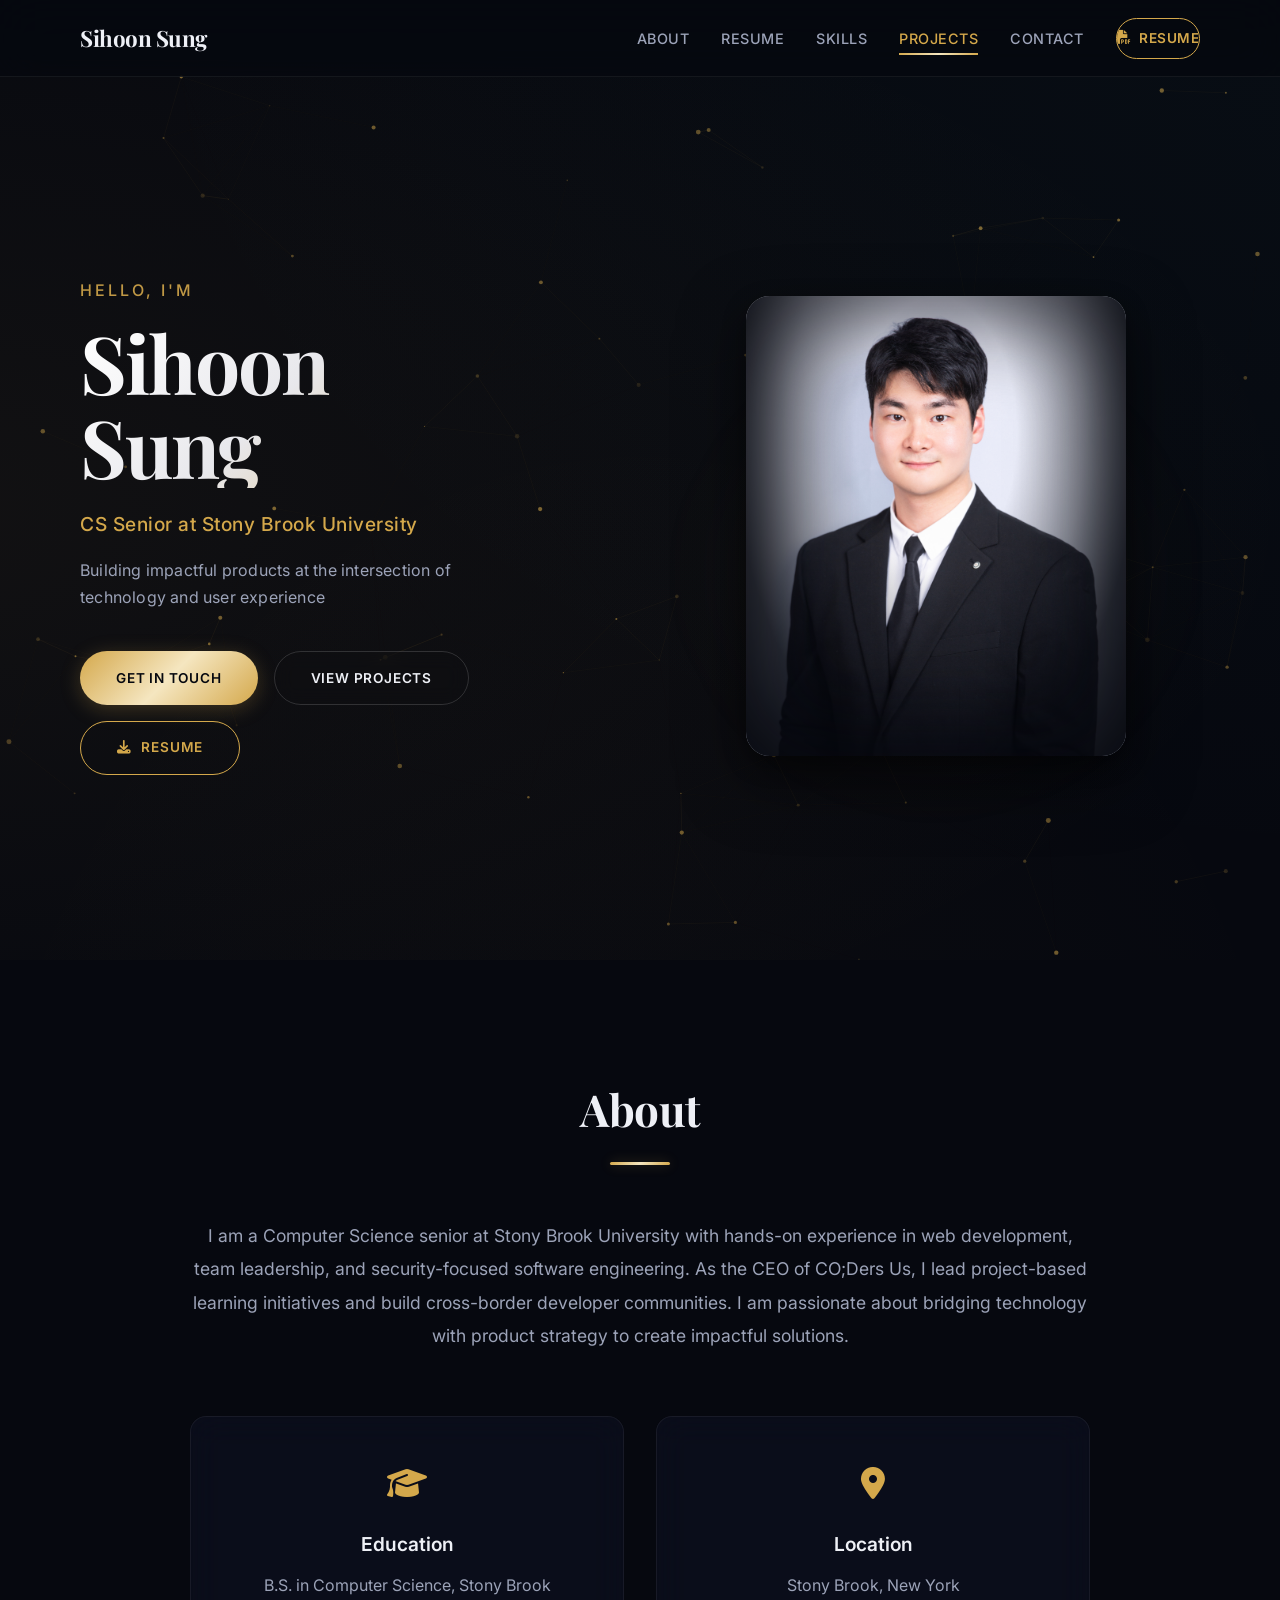
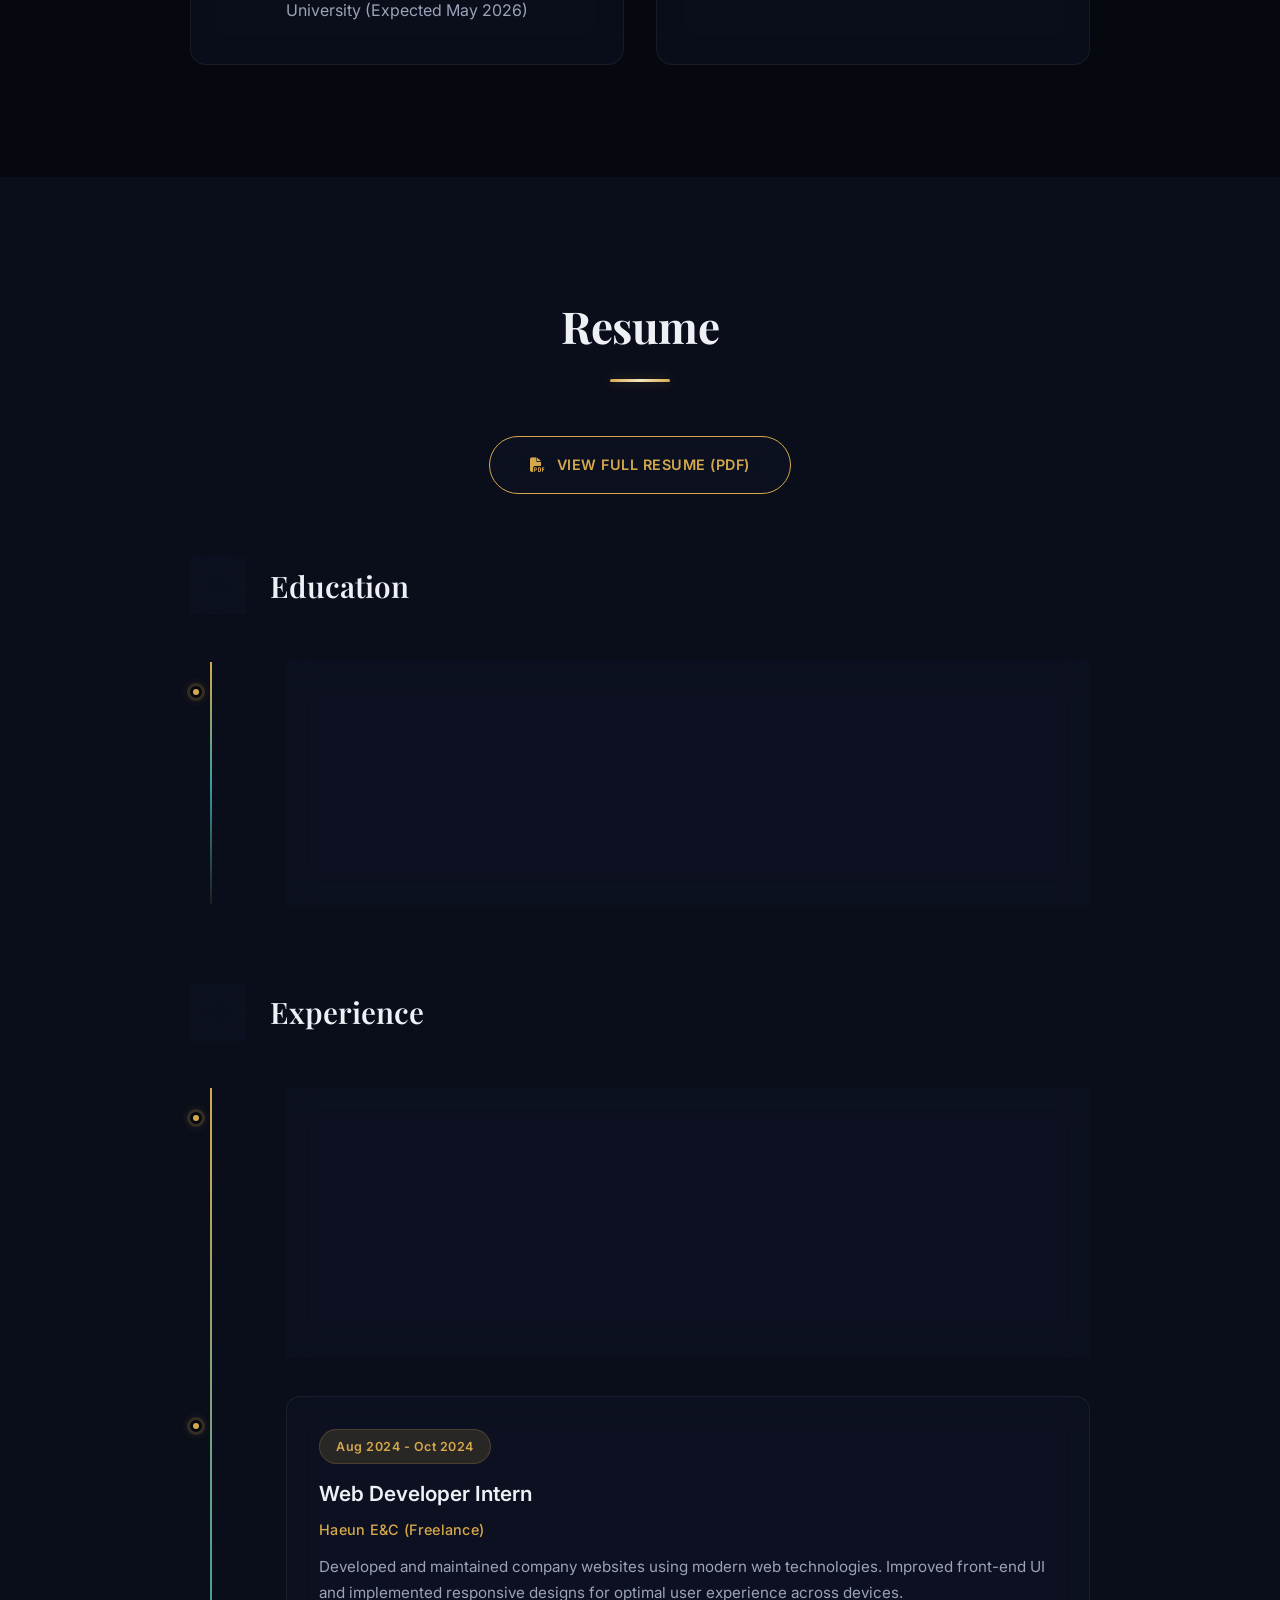
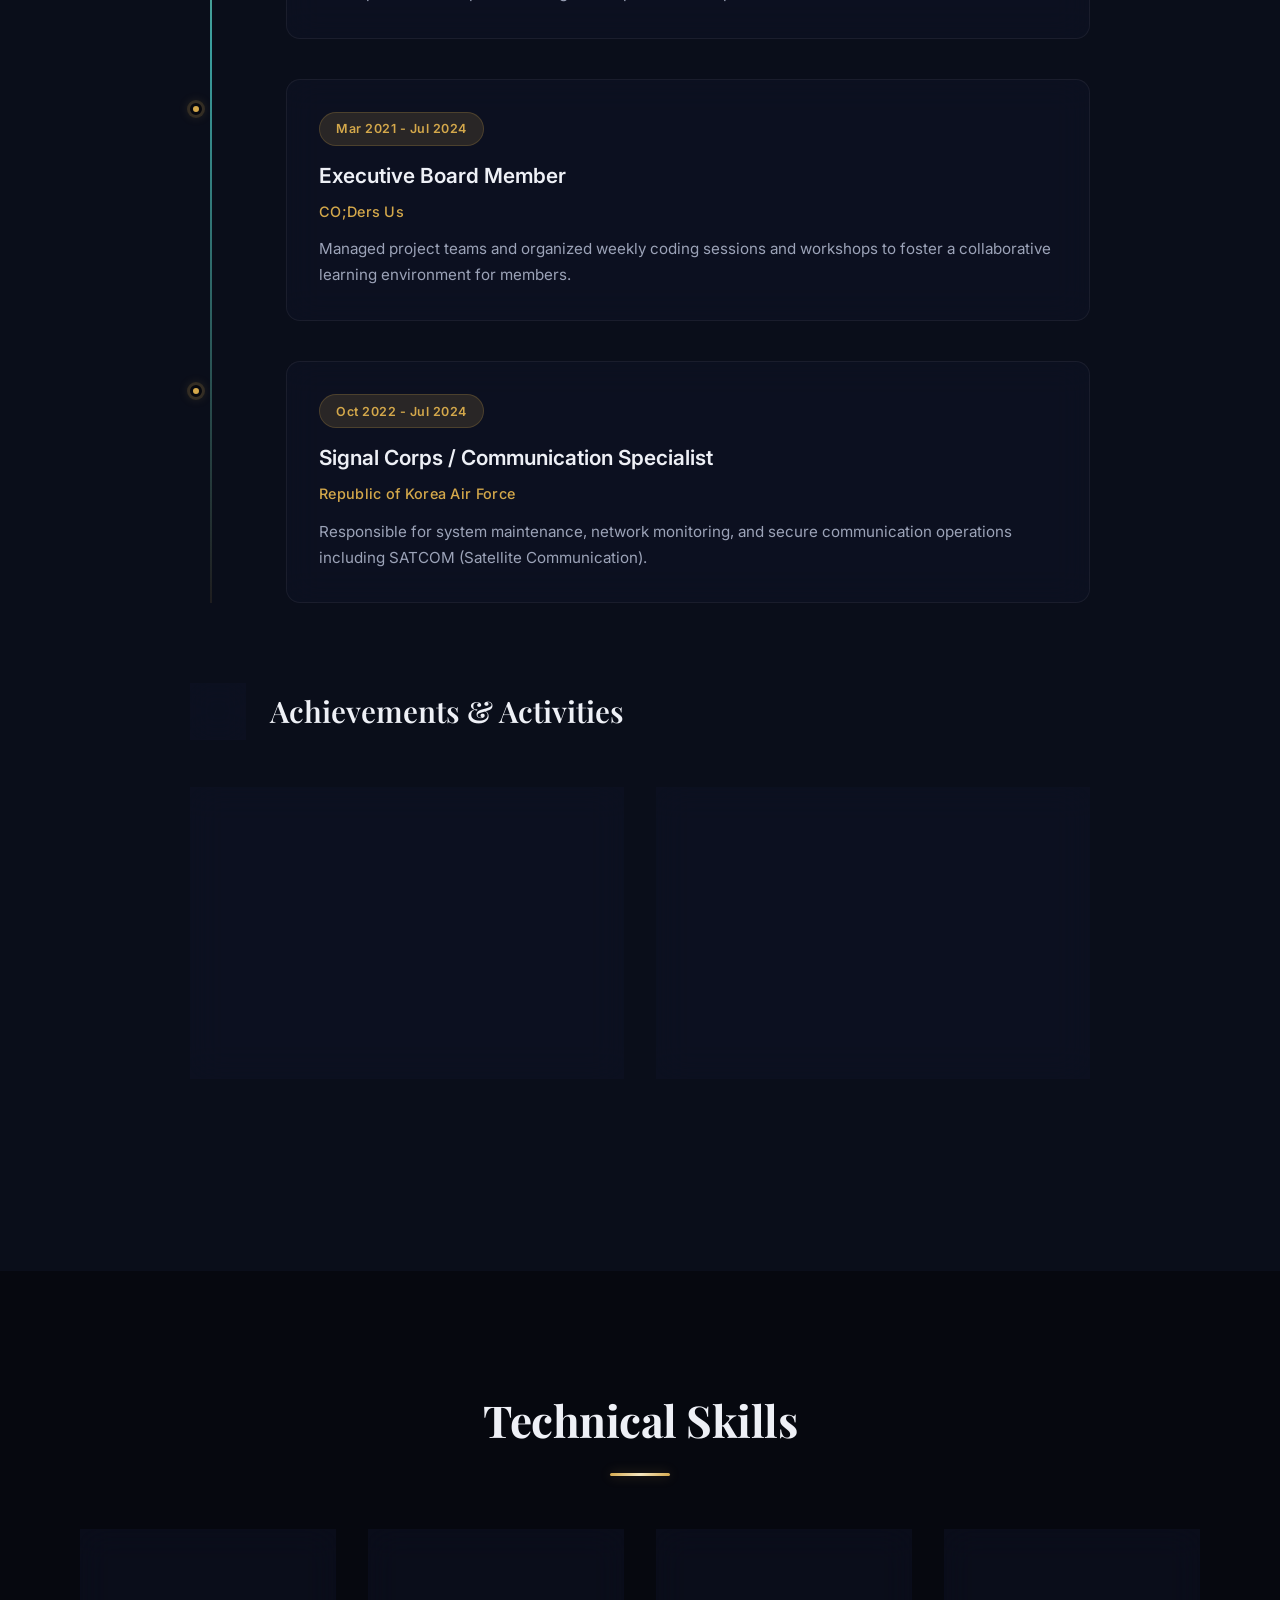
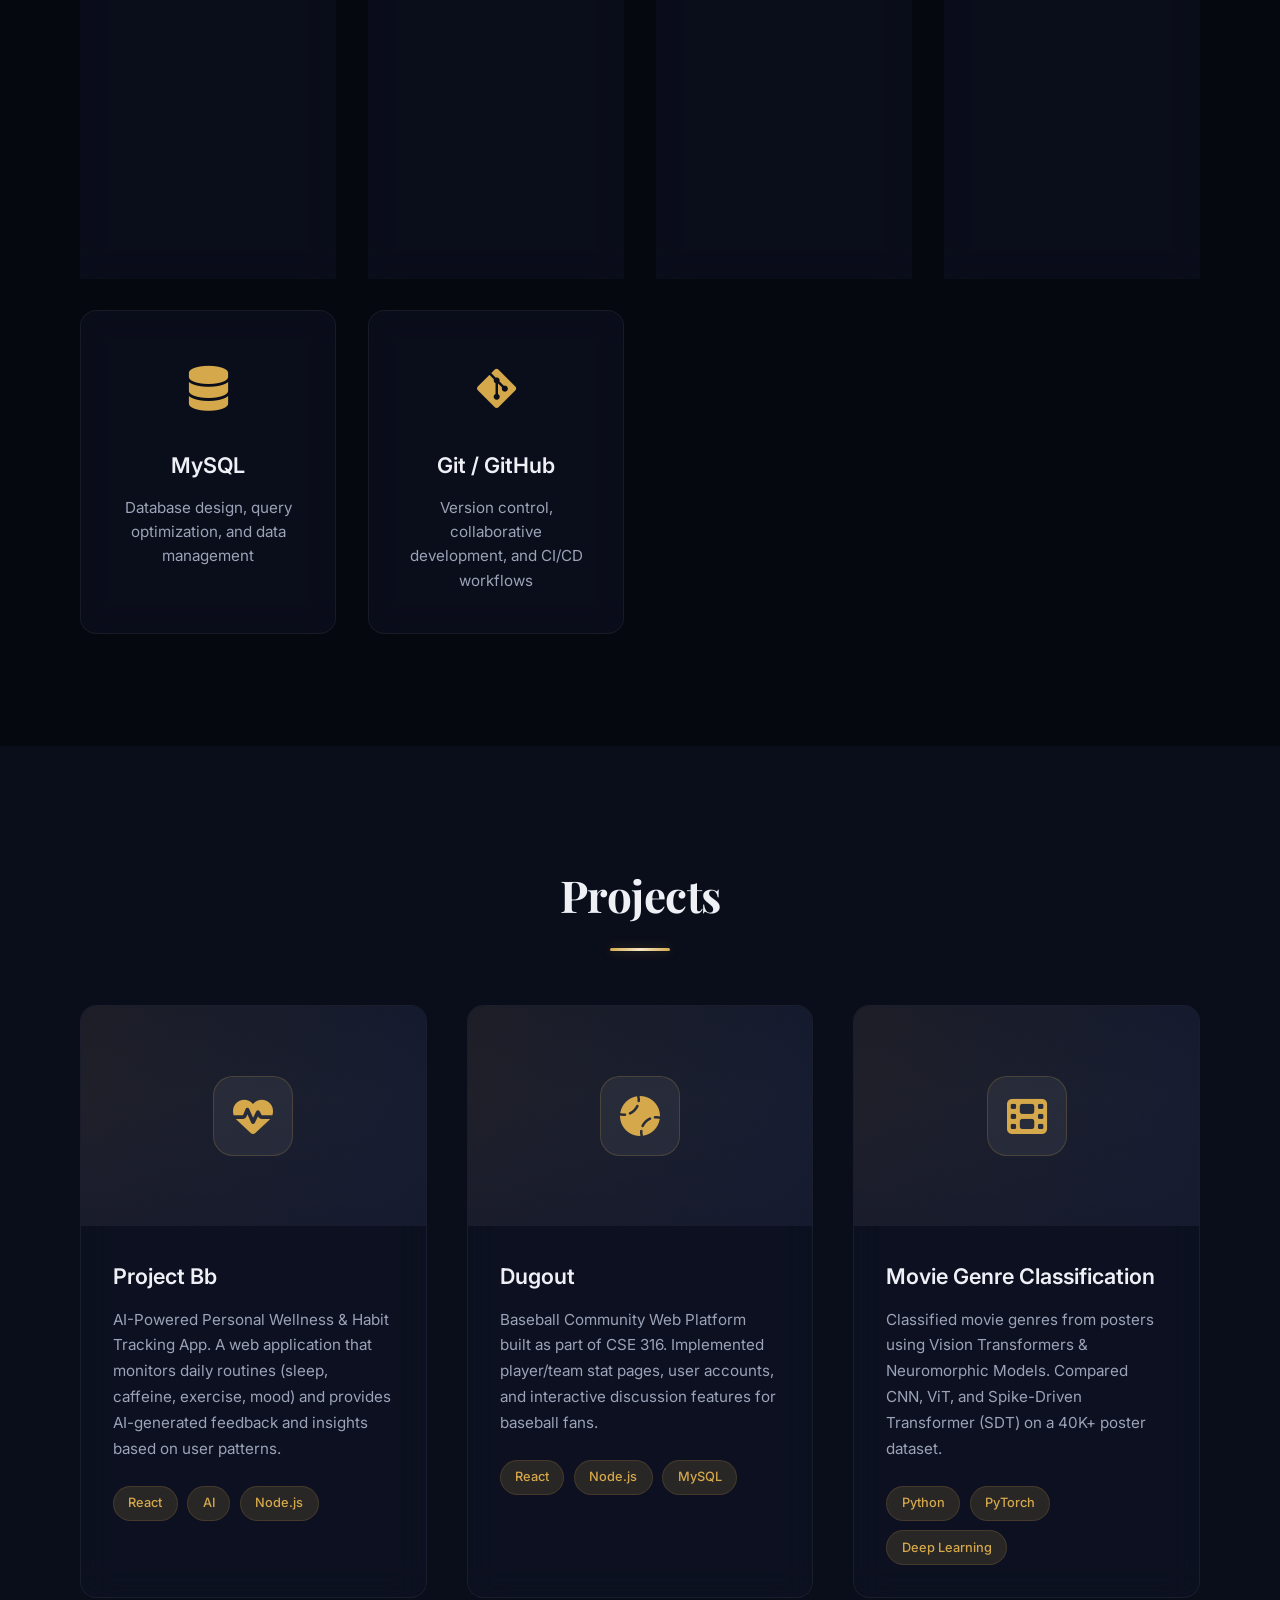
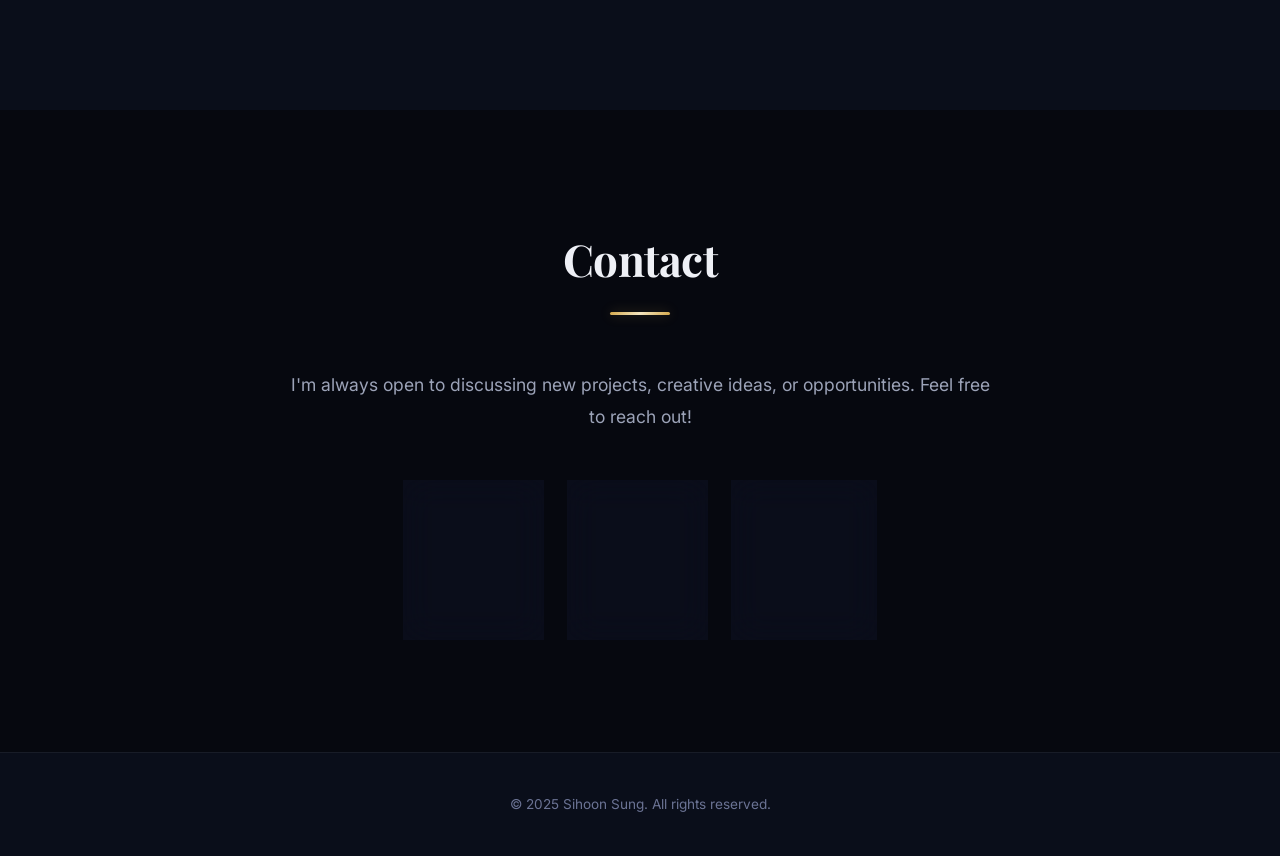
<file: Profile/index.html>
<!DOCTYPE html>
<html lang="en">

<head>
    <meta charset="UTF-8">
    <meta name="viewport" content="width=device-width, initial-scale=1.0">
    <meta name="description"
        content="Sihoon Sung - CS Senior at Stony Brook University | Aspiring Product Manager | Security-Focused Developer">
    <meta name="keywords"
        content="Sihoon Sung, Computer Science, Stony Brook University, Product Manager, Software Engineer, Web Developer">
    <meta name="author" content="Sihoon Sung">
    <link rel="canonical" href="https://sihoonsung.com">
    <title>Sihoon Sung | Portfolio</title>
    <link rel="stylesheet" href="styles.css">
    <link rel="preconnect" href="https://fonts.googleapis.com">
    <link rel="preconnect" href="https://fonts.gstatic.com" crossorigin>
    <link
        href="https://fonts.googleapis.com/css2?family=Inter:wght@300;400;500;600;700&family=Playfair+Display:wght@400;600;700&display=swap"
        rel="stylesheet">
    <link rel="stylesheet" href="https://cdnjs.cloudflare.com/ajax/libs/font-awesome/6.4.0/css/all.min.css">
</head>

<body>
    <div class="scroll-progress" id="scrollProgress"></div>

    <nav class="navbar" id="navbar">
        <div class="container">
            <div class="nav-brand">Sihoon Sung</div>
            <ul class="nav-menu">
                <li><a href="#about">About</a></li>
                <li><a href="#resume">Resume</a></li>
                <li><a href="#skills">Skills</a></li>
                <li><a href="#projects">Projects</a></li>
                <li><a href="#contact">Contact</a></li>
                <li><a href="Sihoon_Sung_Resume.pdf" target="_blank" class="nav-resume-btn"><i
                            class="fas fa-file-pdf"></i> Resume</a></li>
            </ul>
        </div>
    </nav>

    <section class="hero">
        <canvas id="particle-canvas"></canvas>
        <div class="container">
            <div class="hero-content">
                <div class="hero-text">
                    <p class="hero-greeting">Hello, I'm</p>
                    <h1 class="hero-title">Sihoon<br>Sung</h1>
                    <p class="hero-subtitle" id="typed-subtitle"></p>
                    <p class="hero-description">Building impactful products at the intersection of technology and user
                        experience</p>
                    <div class="hero-buttons">
                        <a href="#contact" class="btn btn-primary">Get in Touch</a>
                        <a href="#projects" class="btn btn-secondary">View Projects</a>
                        <a href="Sihoon_Sung_Resume.pdf" target="_blank" class="btn btn-resume"><i
                                class="fas fa-download"></i> Resume</a>
                    </div>
                </div>
                <div class="hero-image">
                    <div class="hero-image-wrapper">
                        <img src="수정.jpg" alt="Sihoon Sung" class="profile-image">
                        <div class="hero-image-glow"></div>
                    </div>
                </div>
            </div>
        </div>
    </section>

    <section id="about" class="section">
        <div class="container">
            <h2 class="section-title">About</h2>
            <div class="about-content">
                <p class="about-text reveal">
                    I am a Computer Science senior at Stony Brook University with hands-on experience in web
                    development,
                    team leadership, and security-focused software engineering. As the CEO of CO;Ders Us, I lead
                    project-based
                    learning initiatives and build cross-border developer communities. I am passionate about bridging
                    technology
                    with product strategy to create impactful solutions.
                </p>
                <div class="about-details">
                    <div class="detail-item reveal">
                        <div class="detail-icon"><i class="fas fa-graduation-cap"></i></div>
                        <h3>Education</h3>
                        <p>B.S. in Computer Science, Stony Brook University (Expected May 2026)</p>
                    </div>
                    <div class="detail-item reveal">
                        <div class="detail-icon"><i class="fas fa-map-marker-alt"></i></div>
                        <h3>Location</h3>
                        <p>Stony Brook, New York</p>
                    </div>
                </div>
            </div>
        </div>
    </section>

    <section id="resume" class="section section-alt">
        <div class="container">
            <h2 class="section-title">Resume</h2>

            <div class="resume-download-bar reveal">
                <a href="Sihoon_Sung_Resume.pdf" target="_blank" class="btn-download-resume">
                    <i class="fas fa-file-pdf"></i> View Full Resume (PDF)
                </a>
            </div>

            <div class="resume-container">
                <div class="resume-section">
                    <div class="resume-header reveal">
                        <div class="resume-icon"><i class="fas fa-graduation-cap"></i></div>
                        <h3>Education</h3>
                    </div>
                    <div class="timeline">
                        <div class="timeline-item reveal">
                            <div class="timeline-marker"></div>
                            <div class="timeline-content">
                                <div class="timeline-date">2020 - 2026 (Expected)</div>
                                <h4>Stony Brook University</h4>
                                <p class="timeline-subtitle">Bachelor of Science in Computer Science</p>
                                <p class="timeline-description">Studying core computer science principles including
                                    algorithms, data structures, software engineering, system design, and machine
                                    learning. Expected graduation: May 2026.</p>
                            </div>
                        </div>
                    </div>
                </div>

                <div class="resume-section">
                    <div class="resume-header reveal">
                        <div class="resume-icon"><i class="fas fa-briefcase"></i></div>
                        <h3>Experience</h3>
                    </div>
                    <div class="timeline">
                        <div class="timeline-item reveal">
                            <div class="timeline-marker"></div>
                            <div class="timeline-content">
                                <div class="timeline-date">Aug 2024 - Present</div>
                                <h4>CEO / President</h4>
                                <p class="timeline-subtitle">CO;Ders Us</p>
                                <p class="timeline-description">Reorganized leadership and operational workflow.
                                    Launched project-based learning tracks (Web/App, AI, CS foundations). Created
                                    collaboration environments with weekly workshops and mentorship. Developing a
                                    US-Korea network for joint hackathons.</p>
                            </div>
                        </div>
                        <div class="timeline-item reveal">
                            <div class="timeline-marker"></div>
                            <div class="timeline-content">
                                <div class="timeline-date">Aug 2024 - Oct 2024</div>
                                <h4>Web Developer Intern</h4>
                                <p class="timeline-subtitle">Haeun E&C (Freelance)</p>
                                <p class="timeline-description">Developed and maintained company websites using modern
                                    web technologies. Improved front-end UI and implemented responsive designs for
                                    optimal user experience across devices.</p>
                            </div>
                        </div>
                        <div class="timeline-item reveal">
                            <div class="timeline-marker"></div>
                            <div class="timeline-content">
                                <div class="timeline-date">Mar 2021 - Jul 2024</div>
                                <h4>Executive Board Member</h4>
                                <p class="timeline-subtitle">CO;Ders Us</p>
                                <p class="timeline-description">Managed project teams and organized weekly coding
                                    sessions and workshops to foster a collaborative learning environment for members.
                                </p>
                            </div>
                        </div>
                        <div class="timeline-item reveal">
                            <div class="timeline-marker"></div>
                            <div class="timeline-content">
                                <div class="timeline-date">Oct 2022 - Jul 2024</div>
                                <h4>Signal Corps / Communication Specialist</h4>
                                <p class="timeline-subtitle">Republic of Korea Air Force</p>
                                <p class="timeline-description">Responsible for system maintenance, network monitoring,
                                    and secure communication operations including SATCOM (Satellite Communication).</p>
                            </div>
                        </div>
                    </div>
                </div>

                <div class="resume-section">
                    <div class="resume-header reveal">
                        <div class="resume-icon"><i class="fas fa-trophy"></i></div>
                        <h3>Achievements & Activities</h3>
                    </div>
                    <div class="achievements-grid">
                        <div class="achievement-card reveal">
                            <div class="achievement-icon"><i class="fas fa-users"></i></div>
                            <h4>CO;Ders Us CEO</h4>
                            <p>Leading a developer community with project-based learning and US-Korea hackathon
                                networking</p>
                        </div>
                        <div class="achievement-card reveal">
                            <div class="achievement-icon"><i class="fas fa-shield-alt"></i></div>
                            <h4>ROKAF Service</h4>
                            <p>Honorable service in Signal Corps with expertise in secure communications and SATCOM</p>
                        </div>
                    </div>
                </div>
            </div>
        </div>
    </section>

    <section id="skills" class="section">
        <div class="container">
            <h2 class="section-title">Technical Skills</h2>
            <div class="skills-grid">
                <div class="skill-card reveal">
                    <div class="skill-icon"><i class="fab fa-python"></i></div>
                    <h3>Python</h3>
                    <p>Data processing, algorithm implementation, and machine learning with PyTorch</p>
                </div>
                <div class="skill-card reveal">
                    <div class="skill-icon"><i class="fab fa-react"></i></div>
                    <h3>React</h3>
                    <p>Building interactive, component-based web applications with modern UI patterns</p>
                </div>
                <div class="skill-card reveal">
                    <div class="skill-icon"><i class="fab fa-js-square"></i></div>
                    <h3>JavaScript</h3>
                    <p>Full-stack development with Node.js backend and dynamic front-end interfaces</p>
                </div>
                <div class="skill-card reveal">
                    <div class="skill-icon"><i class="fab fa-html5"></i></div>
                    <h3>HTML / CSS</h3>
                    <p>Responsive web design, modern layouts, and accessible front-end development</p>
                </div>
                <div class="skill-card reveal">
                    <div class="skill-icon"><i class="fas fa-database"></i></div>
                    <h3>MySQL</h3>
                    <p>Database design, query optimization, and data management</p>
                </div>
                <div class="skill-card reveal">
                    <div class="skill-icon"><i class="fab fa-git-alt"></i></div>
                    <h3>Git / GitHub</h3>
                    <p>Version control, collaborative development, and CI/CD workflows</p>
                </div>
            </div>
        </div>
    </section>

    <section id="projects" class="section section-alt">
        <div class="container">
            <h2 class="section-title">Projects</h2>
            <div class="projects-grid">
                <div class="project-card reveal">
                    <div class="project-image">
                        <div class="image-placeholder"><i class="fas fa-heartbeat"></i></div>
                    </div>
                    <div class="project-content">
                        <h3>Project Bb</h3>
                        <p>AI-Powered Personal Wellness & Habit Tracking App. A web application that monitors daily
                            routines (sleep, caffeine, exercise, mood) and provides AI-generated feedback and insights
                            based on user patterns.</p>
                        <div class="project-tags">
                            <span class="tag">React</span>
                            <span class="tag">AI</span>
                            <span class="tag">Node.js</span>
                        </div>
                    </div>
                </div>
                <div class="project-card reveal">
                    <div class="project-image">
                        <div class="image-placeholder"><i class="fas fa-baseball-ball"></i></div>
                    </div>
                    <div class="project-content">
                        <h3>Dugout</h3>
                        <p>Baseball Community Web Platform built as part of CSE 316. Implemented player/team stat pages,
                            user accounts, and interactive discussion features for baseball fans.</p>
                        <div class="project-tags">
                            <span class="tag">React</span>
                            <span class="tag">Node.js</span>
                            <span class="tag">MySQL</span>
                        </div>
                    </div>
                </div>
                <div class="project-card reveal">
                    <div class="project-image">
                        <div class="image-placeholder"><i class="fas fa-film"></i></div>
                    </div>
                    <div class="project-content">
                        <h3>Movie Genre Classification</h3>
                        <p>Classified movie genres from posters using Vision Transformers & Neuromorphic Models.
                            Compared CNN, ViT, and Spike-Driven Transformer (SDT) on a 40K+ poster dataset.</p>
                        <div class="project-tags">
                            <span class="tag">Python</span>
                            <span class="tag">PyTorch</span>
                            <span class="tag">Deep Learning</span>
                        </div>
                    </div>
                </div>
            </div>
        </div>
    </section>

    <section id="contact" class="section">
        <div class="container">
            <h2 class="section-title">Contact</h2>
            <div class="contact-content">
                <p class="contact-text reveal">I'm always open to discussing new projects, creative ideas, or
                    opportunities. Feel free to reach out!</p>
                <div class="contact-links">
                    <a href="mailto:sihoon.sung@stonybrook.edu" class="contact-link reveal">
                        <span class="contact-icon"><i class="fas fa-envelope"></i></span>
                        <span>Email</span>
                    </a>
                    <a href="https://github.com/sihoonsung" target="_blank" class="contact-link reveal">
                        <span class="contact-icon"><i class="fab fa-github"></i></span>
                        <span>GitHub</span>
                    </a>
                    <a href="https://linkedin.com/in/sihoonsung" target="_blank" class="contact-link reveal">
                        <span class="contact-icon"><i class="fab fa-linkedin"></i></span>
                        <span>LinkedIn</span>
                    </a>
                </div>
            </div>
        </div>
    </section>

    <footer class="footer">
        <div class="container">
            <p>&copy; 2025 Sihoon Sung. All rights reserved.</p>
        </div>
    </footer>

    <script src="script.js"></script>
</body>

</html>
</file>
<file: Profile/styles.css>
* {
    margin: 0;
    padding: 0;
    box-sizing: border-box;
}

:root {
    --primary-dark: #06080f;
    --primary-navy: #0d1224;
    --primary-charcoal: #1a2035;
    --accent-gold: #d4a84b;
    --accent-gold-light: #f5e6c0;
    --accent-gold-dim: rgba(212, 168, 75, 0.15);
    --accent-teal: #3a9e9e;
    --text-primary: #eef0f6;
    --text-secondary: #9ca3b8;
    --text-light: #6b7394;
    --bg-primary: #06080f;
    --bg-secondary: #0a0e1a;
    --bg-card: rgba(16, 20, 40, 0.6);
    --bg-card-solid: #10142a;
    --border-color: rgba(212, 168, 75, 0.12);
    --border-glow: rgba(212, 168, 75, 0.25);
    --glass-bg: rgba(16, 20, 40, 0.45);
    --glass-border: rgba(255, 255, 255, 0.06);
    --shadow-sm: 0 2px 8px rgba(0, 0, 0, 0.3);
    --shadow: 0 8px 24px rgba(0, 0, 0, 0.4);
    --shadow-lg: 0 16px 48px rgba(0, 0, 0, 0.5);
    --shadow-xl: 0 24px 64px rgba(0, 0, 0, 0.6);
    --shadow-gold: 0 8px 32px rgba(212, 168, 75, 0.15);
    --gradient-primary: linear-gradient(135deg, #06080f 0%, #0d1224 50%, #1a2035 100%);
    --gradient-gold: linear-gradient(135deg, #d4a84b 0%, #f5e6c0 50%, #d4a84b 100%);
    --gradient-card: linear-gradient(135deg, rgba(16, 20, 40, 0.7) 0%, rgba(26, 32, 53, 0.5) 100%);
    --gradient-border: linear-gradient(135deg, rgba(212, 168, 75, 0.3), rgba(58, 158, 158, 0.2), rgba(212, 168, 75, 0.1));
}

html {
    scroll-behavior: smooth;
}

body {
    font-family: 'Inter', -apple-system, BlinkMacSystemFont, 'Segoe UI', sans-serif;
    color: var(--text-primary);
    line-height: 1.7;
    background-color: var(--bg-primary);
    font-weight: 400;
    -webkit-font-smoothing: antialiased;
    -moz-osx-font-smoothing: grayscale;
    overflow-x: hidden;
}

.container {
    max-width: 1200px;
    margin: 0 auto;
    padding: 0 40px;
}

/* ═══════════════════════════════════════════
   NAVBAR
═══════════════════════════════════════════ */
.navbar {
    position: fixed;
    top: 0;
    left: 0;
    right: 0;
    background: rgba(6, 8, 15, 0.75);
    backdrop-filter: blur(24px);
    -webkit-backdrop-filter: blur(24px);
    border-bottom: 1px solid var(--glass-border);
    z-index: 1000;
    padding: 1.1rem 0;
    transition: all 0.4s cubic-bezier(0.4, 0, 0.2, 1);
}

.navbar.scrolled {
    background: rgba(6, 8, 15, 0.92);
    border-bottom-color: var(--border-color);
    box-shadow: 0 4px 30px rgba(0, 0, 0, 0.4);
}

.navbar .container {
    display: flex;
    justify-content: space-between;
    align-items: center;
}

.nav-brand {
    font-family: 'Playfair Display', serif;
    font-size: 1.4rem;
    font-weight: 700;
    color: var(--text-primary);
    letter-spacing: -0.5px;
}

.nav-menu {
    display: flex;
    list-style: none;
    gap: 2rem;
    align-items: center;
}

.nav-menu a {
    text-decoration: none;
    color: var(--text-secondary);
    font-weight: 500;
    font-size: 0.9rem;
    transition: all 0.3s ease;
    position: relative;
    padding: 0.5rem 0;
    letter-spacing: 0.5px;
    text-transform: uppercase;
}

.nav-menu a::after {
    content: '';
    position: absolute;
    bottom: 0;
    left: 0;
    width: 0;
    height: 2px;
    background: var(--gradient-gold);
    transition: width 0.4s cubic-bezier(0.4, 0, 0.2, 1);
}

.nav-menu a:hover,
.nav-menu a.active {
    color: var(--accent-gold);
}

.nav-menu a:hover::after,
.nav-menu a.active::after {
    width: 100%;
}

.nav-resume-btn {
    display: inline-flex;
    align-items: center;
    gap: 0.5rem;
    padding: 0.6rem 1.4rem;
    background: transparent;
    border: 1.5px solid var(--accent-gold);
    border-radius: 50px;
    color: var(--accent-gold) !important;
    font-size: 0.85rem !important;
    font-weight: 600 !important;
    letter-spacing: 0.5px;
    text-transform: uppercase;
    text-decoration: none !important;
    transition: all 0.4s cubic-bezier(0.4, 0, 0.2, 1);
    position: relative;
    overflow: hidden;
}

.nav-resume-btn::before {
    content: '';
    position: absolute;
    top: 0;
    left: -100%;
    width: 100%;
    height: 100%;
    background: var(--gradient-gold);
    transition: left 0.4s cubic-bezier(0.4, 0, 0.2, 1);
    z-index: -1;
}

.nav-resume-btn::after {
    display: none !important;
}

.nav-resume-btn:hover {
    color: var(--primary-dark) !important;
    box-shadow: var(--shadow-gold);
}

.nav-resume-btn:hover::before {
    left: 0;
}

/* ═══════════════════════════════════════════
   HERO
═══════════════════════════════════════════ */
.hero {
    margin-top: 60px;
    padding: 10rem 0 8rem;
    background: var(--bg-primary);
    color: white;
    text-align: center;
    position: relative;
    overflow: hidden;
    min-height: 100vh;
    display: flex;
    align-items: center;
}

#particle-canvas {
    position: absolute;
    top: 0;
    left: 0;
    width: 100%;
    height: 100%;
    z-index: 0;
}

.hero::before {
    content: '';
    position: absolute;
    top: -50%;
    left: -50%;
    width: 200%;
    height: 200%;
    background:
        radial-gradient(ellipse at 20% 50%, rgba(212, 168, 75, 0.06) 0%, transparent 50%),
        radial-gradient(ellipse at 80% 20%, rgba(58, 158, 158, 0.04) 0%, transparent 45%),
        radial-gradient(ellipse at 50% 100%, rgba(212, 168, 75, 0.03) 0%, transparent 40%);
    animation: heroGlow 15s ease-in-out infinite alternate;
    pointer-events: none;
    z-index: 1;
}

@keyframes heroGlow {
    0% {
        transform: rotate(0deg) scale(1);
    }

    50% {
        transform: rotate(3deg) scale(1.05);
    }

    100% {
        transform: rotate(-2deg) scale(1.02);
    }
}

.hero-content {
    max-width: 1200px;
    margin: 0 auto;
    position: relative;
    z-index: 2;
    display: grid;
    grid-template-columns: 1fr 1fr;
    gap: 4rem;
    align-items: center;
}

.hero-text {
    text-align: left;
}

.hero-greeting {
    font-size: 1rem;
    font-weight: 500;
    color: var(--accent-gold);
    letter-spacing: 3px;
    text-transform: uppercase;
    margin-bottom: 1rem;
    opacity: 0.9;
}

.hero-image {
    display: flex;
    justify-content: center;
    align-items: center;
}

.hero-image-wrapper {
    position: relative;
    width: 380px;
    height: 460px;
}

.profile-image {
    width: 100%;
    height: 100%;
    object-fit: cover;
    border-radius: 24px;
    display: block;
    border: none;
    box-shadow:
        0 24px 64px rgba(0, 0, 0, 0.5),
        0 8px 24px rgba(0, 0, 0, 0.3);
    transition: all 0.6s cubic-bezier(0.4, 0, 0.2, 1);
    position: relative;
    z-index: 2;
}

.hero-image-wrapper::after {
    content: '';
    position: absolute;
    top: 0;
    left: 0;
    right: 0;
    bottom: 0;
    border-radius: 24px;
    z-index: 3;
    pointer-events: none;
    background:
        radial-gradient(ellipse at 50% 30%, transparent 30%, rgba(6, 8, 15, 0.4) 55%, rgba(6, 8, 15, 0.8) 75%, rgba(6, 8, 15, 0.95) 100%);
    box-shadow: inset 0 0 80px 30px rgba(6, 8, 15, 0.6);
}

.profile-image:hover {
    transform: translateY(-8px) scale(1.02);
    box-shadow:
        0 32px 80px rgba(0, 0, 0, 0.5),
        0 16px 40px rgba(0, 0, 0, 0.3),
        0 0 60px rgba(212, 168, 75, 0.08);
}

.hero-image-glow {
    position: absolute;
    top: 10%;
    left: -15%;
    right: -15%;
    bottom: -10%;
    background: radial-gradient(ellipse at center, rgba(212, 168, 75, 0.08) 0%, transparent 70%);
    border-radius: 50%;
    z-index: 1;
    filter: blur(40px);
    animation: glowPulse 6s ease-in-out infinite alternate;
}

@keyframes glowPulse {
    0% {
        opacity: 0.5;
        transform: scale(1);
    }

    100% {
        opacity: 1;
        transform: scale(1.08);
    }
}

.hero-title {
    font-family: 'Playfair Display', serif;
    font-size: 5rem;
    font-weight: 700;
    margin-bottom: 1.25rem;
    line-height: 1.05;
    letter-spacing: -2px;
    background: linear-gradient(135deg, #ffffff 0%, #e8e8ec 40%, #d4a84b 100%);
    -webkit-background-clip: text;
    -webkit-text-fill-color: transparent;
    background-clip: text;
}

.hero-subtitle {
    font-size: 1.2rem;
    font-weight: 500;
    margin-bottom: 1rem;
    color: var(--accent-gold);
    letter-spacing: 0.5px;
    min-height: 1.8rem;
}

.hero-description {
    font-size: 1rem;
    color: var(--text-secondary);
    margin-bottom: 2.5rem;
    line-height: 1.7;
    letter-spacing: 0.2px;
    max-width: 440px;
}

.hero-buttons {
    display: flex;
    gap: 1rem;
    flex-wrap: wrap;
}

.btn {
    padding: 0.9rem 2.25rem;
    border-radius: 50px;
    text-decoration: none;
    font-weight: 600;
    font-size: 0.85rem;
    transition: all 0.4s cubic-bezier(0.4, 0, 0.2, 1);
    display: inline-flex;
    align-items: center;
    gap: 0.6rem;
    letter-spacing: 0.8px;
    text-transform: uppercase;
    position: relative;
    overflow: hidden;
}

.btn-primary {
    background: var(--gradient-gold);
    color: var(--primary-dark);
    box-shadow: 0 4px 20px rgba(212, 168, 75, 0.25);
}

.btn-primary:hover {
    transform: translateY(-3px);
    box-shadow: 0 8px 32px rgba(212, 168, 75, 0.4);
}

.btn-secondary {
    background: transparent;
    color: var(--text-primary);
    border: 1.5px solid rgba(255, 255, 255, 0.15);
    backdrop-filter: blur(10px);
}

.btn-secondary:hover {
    background: rgba(255, 255, 255, 0.06);
    border-color: var(--accent-gold);
    color: var(--accent-gold);
    transform: translateY(-3px);
}

.btn-resume {
    background: transparent;
    color: var(--accent-gold);
    border: 1.5px solid var(--accent-gold);
}

.btn-resume:hover {
    background: var(--gradient-gold);
    color: var(--primary-dark);
    transform: translateY(-3px);
    box-shadow: 0 8px 32px rgba(212, 168, 75, 0.3);
}

/* ═══════════════════════════════════════════
   SECTIONS
═══════════════════════════════════════════ */
.section {
    padding: 7rem 0;
    position: relative;
}

.section-alt {
    background-color: var(--bg-secondary);
}

.section-title {
    font-family: 'Playfair Display', serif;
    font-size: 2.75rem;
    font-weight: 700;
    text-align: center;
    margin-bottom: 4.5rem;
    color: var(--text-primary);
    position: relative;
    display: inline-block;
    width: 100%;
    letter-spacing: -0.5px;
}

.section-title::after {
    content: '';
    position: absolute;
    bottom: -18px;
    left: 50%;
    transform: translateX(-50%);
    width: 60px;
    height: 3px;
    background: var(--gradient-gold);
    border-radius: 2px;
    box-shadow: 0 0 12px rgba(212, 168, 75, 0.3);
}

/* ═══════════════════════════════════════════
   ABOUT
═══════════════════════════════════════════ */
.about-content {
    max-width: 900px;
    margin: 0 auto;
}

.about-text {
    font-size: 1.1rem;
    color: var(--text-secondary);
    margin-bottom: 4rem;
    text-align: center;
    line-height: 1.9;
    font-weight: 400;
}

.about-details {
    display: grid;
    grid-template-columns: repeat(auto-fit, minmax(280px, 1fr));
    gap: 2rem;
}

.detail-item {
    background: var(--glass-bg);
    backdrop-filter: blur(16px);
    -webkit-backdrop-filter: blur(16px);
    padding: 2.5rem;
    border-radius: 16px;
    border: 1px solid var(--glass-border);
    transition: all 0.4s cubic-bezier(0.4, 0, 0.2, 1);
    text-align: center;
    position: relative;
    overflow: hidden;
}

.detail-item::before {
    content: '';
    position: absolute;
    top: 0;
    left: 0;
    right: 0;
    height: 2px;
    background: var(--gradient-gold);
    opacity: 0;
    transition: opacity 0.4s ease;
}

.detail-item:hover {
    transform: translateY(-6px);
    border-color: var(--border-glow);
    box-shadow: var(--shadow-gold);
}

.detail-item:hover::before {
    opacity: 1;
}

.detail-icon {
    font-size: 2rem;
    color: var(--accent-gold);
    margin-bottom: 1rem;
}

.detail-item h3 {
    font-size: 1.2rem;
    margin-bottom: 0.75rem;
    color: var(--text-primary);
    font-weight: 600;
}

.detail-item p {
    color: var(--text-secondary);
    line-height: 1.6;
}

/* ═══════════════════════════════════════════
   RESUME
═══════════════════════════════════════════ */
.resume-container {
    max-width: 900px;
    margin: 0 auto;
}

.resume-download-bar {
    text-align: center;
    margin-bottom: 4rem;
}

.btn-download-resume {
    display: inline-flex;
    align-items: center;
    gap: 0.75rem;
    padding: 1rem 2.5rem;
    background: var(--glass-bg);
    backdrop-filter: blur(16px);
    border: 1.5px solid var(--accent-gold);
    border-radius: 50px;
    color: var(--accent-gold);
    font-size: 0.9rem;
    font-weight: 600;
    letter-spacing: 0.5px;
    text-transform: uppercase;
    text-decoration: none;
    transition: all 0.4s cubic-bezier(0.4, 0, 0.2, 1);
    position: relative;
    overflow: hidden;
}

.btn-download-resume::before {
    content: '';
    position: absolute;
    top: 0;
    left: -100%;
    width: 100%;
    height: 100%;
    background: var(--gradient-gold);
    transition: left 0.4s cubic-bezier(0.4, 0, 0.2, 1);
    z-index: -1;
}

.btn-download-resume:hover {
    color: var(--primary-dark);
    box-shadow: 0 8px 32px rgba(212, 168, 75, 0.3);
    transform: translateY(-2px);
}

.btn-download-resume:hover::before {
    left: 0;
}

.resume-section {
    margin-bottom: 5rem;
}

.resume-header {
    display: flex;
    align-items: center;
    gap: 1.5rem;
    margin-bottom: 3rem;
}

.resume-icon {
    width: 56px;
    height: 56px;
    display: flex;
    align-items: center;
    justify-content: center;
    background: var(--glass-bg);
    backdrop-filter: blur(16px);
    border-radius: 14px;
    border: 1px solid var(--border-color);
    color: var(--accent-gold);
    font-size: 1.4rem;
    transition: all 0.4s ease;
}

.resume-icon:hover {
    transform: rotate(5deg) scale(1.08);
    box-shadow: var(--shadow-gold);
    border-color: var(--border-glow);
}

.resume-header h3 {
    font-family: 'Playfair Display', serif;
    font-size: 1.85rem;
    color: var(--text-primary);
    font-weight: 600;
}

.timeline {
    position: relative;
    padding-left: 2.5rem;
}

.timeline::before {
    content: '';
    position: absolute;
    left: 20px;
    top: 0;
    bottom: 0;
    width: 2px;
    background: linear-gradient(to bottom, var(--accent-gold), var(--accent-teal), rgba(212, 168, 75, 0.1));
}

.timeline-item {
    position: relative;
    margin-bottom: 2.5rem;
    padding-left: 3.5rem;
}

.timeline-marker {
    position: absolute;
    left: -2.5rem;
    top: 1.5rem;
    width: 12px;
    height: 12px;
    border-radius: 50%;
    background: var(--accent-gold);
    border: 3px solid var(--bg-primary);
    box-shadow: 0 0 0 3px var(--accent-gold-dim), 0 0 12px rgba(212, 168, 75, 0.3);
    z-index: 1;
    transition: all 0.4s ease;
}

.timeline-item:hover .timeline-marker {
    transform: scale(1.5);
    box-shadow: 0 0 0 4px var(--accent-gold-dim), 0 0 24px rgba(212, 168, 75, 0.5);
}

.timeline-content {
    background: var(--glass-bg);
    backdrop-filter: blur(16px);
    -webkit-backdrop-filter: blur(16px);
    padding: 2rem;
    border-radius: 14px;
    border: 1px solid var(--glass-border);
    transition: all 0.4s cubic-bezier(0.4, 0, 0.2, 1);
    position: relative;
    overflow: hidden;
}

.timeline-content::before {
    content: '';
    position: absolute;
    left: 0;
    top: 0;
    bottom: 0;
    width: 3px;
    background: var(--gradient-gold);
    opacity: 0;
    transition: opacity 0.4s ease;
}

.timeline-content:hover {
    transform: translateX(8px);
    border-color: var(--border-glow);
    box-shadow: var(--shadow-gold);
}

.timeline-content:hover::before {
    opacity: 1;
}

.timeline-date {
    display: inline-block;
    background: var(--accent-gold-dim);
    color: var(--accent-gold);
    padding: 0.35rem 1rem;
    border-radius: 20px;
    font-size: 0.78rem;
    font-weight: 600;
    margin-bottom: 0.75rem;
    letter-spacing: 0.5px;
    border: 1px solid rgba(212, 168, 75, 0.2);
}

.timeline-content h4 {
    font-size: 1.3rem;
    color: var(--text-primary);
    margin-bottom: 0.4rem;
    font-weight: 600;
}

.timeline-subtitle {
    color: var(--accent-gold);
    font-weight: 500;
    margin-bottom: 0.75rem;
    font-size: 0.9rem;
    letter-spacing: 0.3px;
}

.timeline-description {
    color: var(--text-secondary);
    line-height: 1.7;
    font-size: 0.95rem;
}

/* ═══════════════════════════════════════════
   ACHIEVEMENTS
═══════════════════════════════════════════ */
.achievements-grid {
    display: grid;
    grid-template-columns: repeat(auto-fit, minmax(280px, 1fr));
    gap: 2rem;
}

.achievement-card {
    background: var(--glass-bg);
    backdrop-filter: blur(16px);
    -webkit-backdrop-filter: blur(16px);
    padding: 2.5rem;
    border-radius: 16px;
    border: 1px solid var(--glass-border);
    text-align: center;
    transition: all 0.4s cubic-bezier(0.4, 0, 0.2, 1);
    position: relative;
    overflow: hidden;
}

.achievement-card::before {
    content: '';
    position: absolute;
    top: 0;
    left: 0;
    right: 0;
    height: 3px;
    background: var(--gradient-gold);
    opacity: 0;
    transition: opacity 0.4s ease;
}

.achievement-card:hover {
    transform: translateY(-6px);
    border-color: var(--border-glow);
    box-shadow: var(--shadow-gold);
}

.achievement-card:hover::before {
    opacity: 1;
}

.achievement-icon {
    font-size: 2.5rem;
    color: var(--accent-gold);
    margin-bottom: 1.25rem;
}

.achievement-card h4 {
    font-size: 1.2rem;
    color: var(--text-primary);
    margin-bottom: 0.75rem;
    font-weight: 600;
}

.achievement-card p {
    color: var(--text-secondary);
    line-height: 1.6;
}

/* ═══════════════════════════════════════════
   SKILLS
═══════════════════════════════════════════ */
.skills-grid {
    display: grid;
    grid-template-columns: repeat(auto-fit, minmax(250px, 1fr));
    gap: 2rem;
}

.skill-card {
    background: var(--glass-bg);
    backdrop-filter: blur(16px);
    -webkit-backdrop-filter: blur(16px);
    padding: 2.5rem;
    border-radius: 16px;
    border: 1px solid var(--glass-border);
    text-align: center;
    transition: all 0.4s cubic-bezier(0.4, 0, 0.2, 1);
    position: relative;
    overflow: hidden;
}

.skill-card::after {
    content: '';
    position: absolute;
    top: 0;
    left: -150%;
    width: 100%;
    height: 100%;
    background: linear-gradient(90deg, transparent, rgba(212, 168, 75, 0.06), transparent);
    transition: left 0.6s ease;
}

.skill-card:hover {
    transform: translateY(-8px);
    border-color: var(--border-glow);
    box-shadow: var(--shadow-gold);
}

.skill-card:hover::after {
    left: 150%;
}

.skill-icon {
    font-size: 2.8rem;
    margin-bottom: 1.25rem;
    color: var(--accent-gold);
    transition: transform 0.4s ease;
}

.skill-card:hover .skill-icon {
    transform: scale(1.15) rotate(-5deg);
}

.skill-card h3 {
    font-size: 1.35rem;
    margin-bottom: 0.75rem;
    color: var(--text-primary);
    font-weight: 600;
}

.skill-card p {
    color: var(--text-secondary);
    line-height: 1.6;
    font-size: 0.95rem;
}

/* ═══════════════════════════════════════════
   PROJECTS
═══════════════════════════════════════════ */
.projects-grid {
    display: grid;
    grid-template-columns: repeat(auto-fit, minmax(340px, 1fr));
    gap: 2.5rem;
}

.project-card {
    background: var(--glass-bg);
    backdrop-filter: blur(16px);
    -webkit-backdrop-filter: blur(16px);
    border-radius: 16px;
    overflow: hidden;
    border: 1px solid var(--glass-border);
    transition: all 0.5s cubic-bezier(0.4, 0, 0.2, 1);
}

.project-card:hover {
    transform: translateY(-10px);
    border-color: var(--border-glow);
    box-shadow: var(--shadow-gold);
}

.project-image {
    height: 220px;
    background: linear-gradient(135deg, var(--primary-navy), var(--primary-charcoal));
    display: flex;
    align-items: center;
    justify-content: center;
    position: relative;
    overflow: hidden;
}

.project-image::before {
    content: '';
    position: absolute;
    top: 0;
    left: -100%;
    width: 200%;
    height: 100%;
    background: linear-gradient(90deg, transparent, rgba(212, 168, 75, 0.08), transparent);
    animation: projectShine 4s ease-in-out infinite;
}

@keyframes projectShine {
    0% {
        transform: translateX(-50%);
    }

    100% {
        transform: translateX(50%);
    }
}

.project-image::after {
    content: '';
    position: absolute;
    bottom: 0;
    left: 0;
    right: 0;
    height: 60%;
    background: linear-gradient(to top, var(--glass-bg), transparent);
    pointer-events: none;
}

.image-placeholder {
    width: 80px;
    height: 80px;
    display: flex;
    align-items: center;
    justify-content: center;
    font-size: 2.5rem;
    background: rgba(255, 255, 255, 0.06);
    border: 1px solid rgba(212, 168, 75, 0.2);
    border-radius: 20px;
    color: var(--accent-gold);
    z-index: 1;
    transition: all 0.4s ease;
}

.project-card:hover .image-placeholder {
    transform: scale(1.1) rotate(-3deg);
    border-color: var(--accent-gold);
    box-shadow: 0 0 30px rgba(212, 168, 75, 0.2);
}

.project-content {
    padding: 2rem;
}

.project-content h3 {
    font-size: 1.35rem;
    margin-bottom: 0.75rem;
    color: var(--text-primary);
    font-weight: 600;
}

.project-content p {
    color: var(--text-secondary);
    margin-bottom: 1.5rem;
    line-height: 1.7;
    font-size: 0.95rem;
}

.project-tags {
    display: flex;
    gap: 0.6rem;
    flex-wrap: wrap;
}

.tag {
    background: var(--accent-gold-dim);
    color: var(--accent-gold);
    padding: 0.35rem 0.9rem;
    border-radius: 20px;
    font-size: 0.8rem;
    font-weight: 500;
    border: 1px solid rgba(212, 168, 75, 0.15);
    transition: all 0.3s ease;
}

.tag:hover {
    background: rgba(212, 168, 75, 0.25);
    border-color: var(--accent-gold);
}

/* ═══════════════════════════════════════════
   CONTACT
═══════════════════════════════════════════ */
.contact-content {
    max-width: 700px;
    margin: 0 auto;
    text-align: center;
}

.contact-text {
    font-size: 1.1rem;
    color: var(--text-secondary);
    margin-bottom: 3rem;
    line-height: 1.8;
}

.contact-links {
    display: flex;
    justify-content: center;
    gap: 1.5rem;
    flex-wrap: wrap;
}

.contact-link {
    display: flex;
    flex-direction: column;
    align-items: center;
    gap: 0.75rem;
    text-decoration: none;
    color: var(--text-primary);
    padding: 2rem 2.5rem;
    background: var(--glass-bg);
    backdrop-filter: blur(16px);
    border-radius: 16px;
    border: 1px solid var(--glass-border);
    transition: all 0.4s cubic-bezier(0.4, 0, 0.2, 1);
    min-width: 140px;
}

.contact-link:hover {
    transform: translateY(-8px);
    border-color: var(--border-glow);
    box-shadow: var(--shadow-gold);
    color: var(--accent-gold);
}

.contact-icon {
    font-size: 2rem;
    color: var(--text-secondary);
    transition: all 0.4s ease;
}

.contact-link:hover .contact-icon {
    color: var(--accent-gold);
    transform: scale(1.15);
}

/* ═══════════════════════════════════════════
   FOOTER
═══════════════════════════════════════════ */
.footer {
    background-color: var(--bg-secondary);
    border-top: 1px solid var(--glass-border);
    color: var(--text-light);
    text-align: center;
    padding: 2.5rem 0;
    font-size: 0.85rem;
}

/* ═══════════════════════════════════════════
   SCROLL REVEAL ANIMATIONS
═══════════════════════════════════════════ */
.reveal {
    opacity: 0;
    transform: translateY(40px);
    transition: opacity 0.8s cubic-bezier(0.4, 0, 0.2, 1), transform 0.8s cubic-bezier(0.4, 0, 0.2, 1);
}

.reveal.visible {
    opacity: 1;
    transform: translateY(0);
}

/* ═══════════════════════════════════════════
   SCROLL PROGRESS BAR
═══════════════════════════════════════════ */
.scroll-progress {
    position: fixed;
    top: 0;
    left: 0;
    height: 3px;
    background: var(--gradient-gold);
    z-index: 9999;
    transition: width 0.1s ease;
    width: 0%;
    box-shadow: 0 0 10px rgba(212, 168, 75, 0.5);
}

/* ═══════════════════════════════════════════
   RESPONSIVE
═══════════════════════════════════════════ */
@media (max-width: 768px) {
    .container {
        padding: 0 24px;
    }

    .hero {
        padding: 6rem 0 4rem;
        min-height: auto;
    }

    .hero-content {
        grid-template-columns: 1fr;
        gap: 2.5rem;
        text-align: center;
    }

    .hero-text {
        text-align: center;
        order: 2;
    }

    .hero-image {
        order: 1;
    }

    .hero-image-wrapper {
        width: 240px;
        height: 300px;
    }

    .hero-description {
        max-width: 100%;
    }

    .hero-title {
        font-size: 2.75rem;
        letter-spacing: -1px;
    }

    .hero-subtitle {
        font-size: 1.05rem;
    }

    .hero-description {
        font-size: 0.95rem;
    }

    .hero-buttons {
        justify-content: center;
    }

    .nav-menu {
        gap: 1rem;
        font-size: 0.85rem;
    }

    .nav-resume-btn {
        padding: 0.5rem 1rem;
        font-size: 0.75rem !important;
    }

    .section-title {
        font-size: 2.25rem;
    }

    .section {
        padding: 4.5rem 0;
    }

    .projects-grid {
        grid-template-columns: 1fr;
    }

    .skills-grid {
        grid-template-columns: 1fr;
    }

    .timeline {
        padding-left: 1.5rem;
    }

    .timeline-item {
        padding-left: 2rem;
    }

    .timeline-marker {
        left: -1.5rem;
    }

    .hero-buttons {
        flex-direction: column;
        align-items: center;
    }

    .contact-links {
        flex-direction: column;
        align-items: center;
    }
}
</file>
